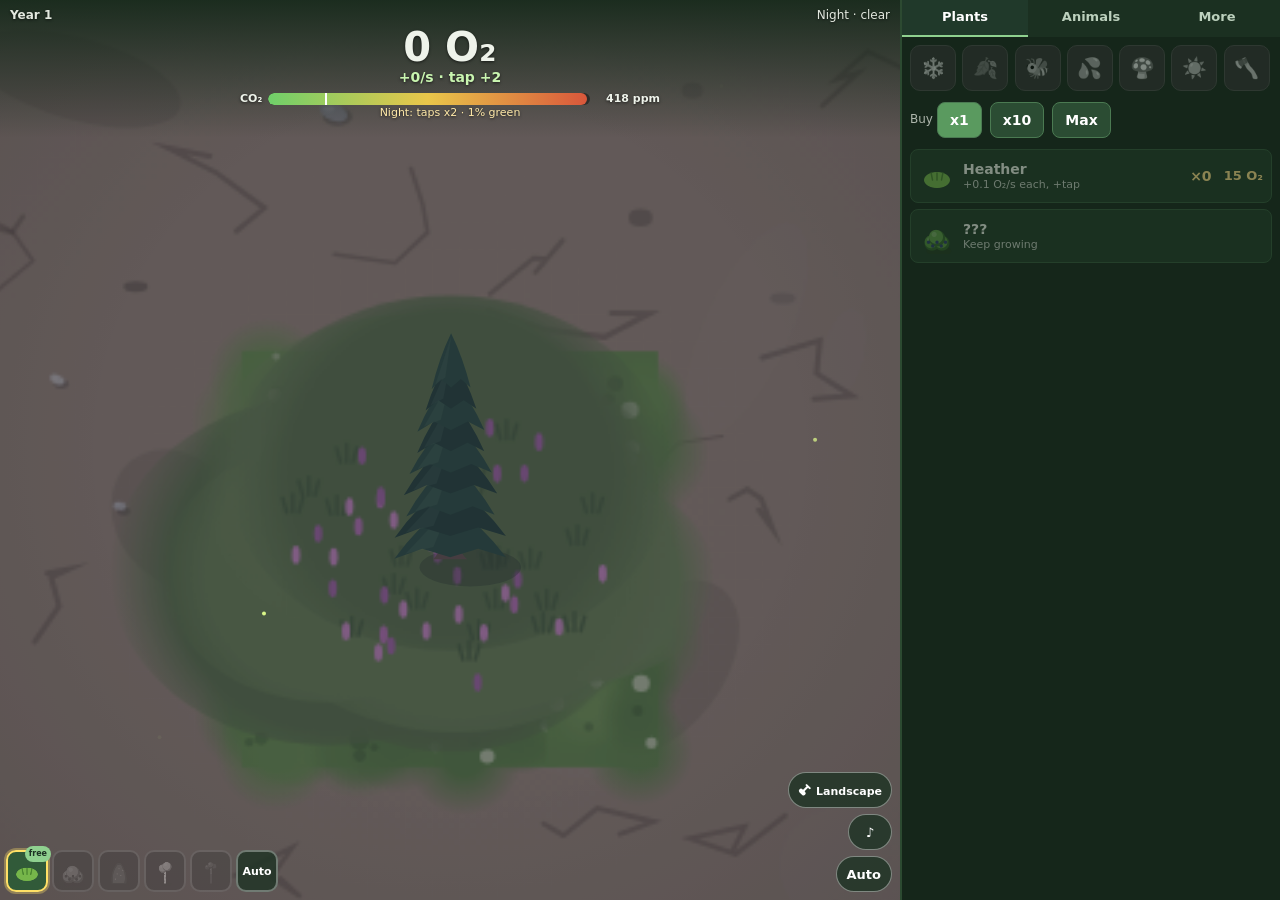
<file: index.html>
<!doctype html>
<html lang="en">
<head>
<meta charset="utf-8">
<meta name="viewport" content="width=device-width,initial-scale=1,maximum-scale=1,user-scalable=no,viewport-fit=cover">
<meta name="theme-color" content="#14331f">
<link rel="icon" href="data:,">
<title>Forest Cats (working title) v0.7 (prototype)</title>
<style>
*{box-sizing:border-box;-webkit-tap-highlight-color:transparent}
html,body{margin:0;height:100%;background:#0e1a12;color:#eef3ea;font:14px/1.3 system-ui,-apple-system,Segoe UI,Roboto,sans-serif;overflow:hidden;overscroll-behavior:none}
#app{display:flex;flex-direction:column;height:100%;height:100dvh}
#stage{position:relative;flex:1 1 auto;min-height:0;touch-action:manipulation;user-select:none;-webkit-user-select:none}
#cv{position:absolute;inset:0;width:100%;height:100%;display:block;cursor:pointer;touch-action:none}
#hud{position:absolute;left:0;right:0;top:0;padding:8px 10px 18px;padding-top:max(8px,env(safe-area-inset-top));pointer-events:none;text-shadow:0 1px 3px #0009;text-align:center}
#hud .row{display:flex;justify-content:space-between;gap:6px;font-size:12px;opacity:.95}
#o2{font-size:32px;font-weight:900;line-height:1.05;margin-top:2px}
#rate{font-size:14px;font-weight:700;color:#c9f5b0}
#co2{display:flex;align-items:center;gap:6px;margin:6px auto 0;max-width:420px;font-size:11px;font-weight:800}
#co2 .bar{position:relative;flex:1;height:12px;border-radius:6px;background:#0006;overflow:hidden}
#co2f{position:absolute;left:0;top:0;bottom:0;border-radius:6px;background:linear-gradient(90deg,#6fcf6a,#e9c64a 50%,#d9573b)}
#co2 .goal{position:absolute;left:0;top:0;bottom:0;width:2px;background:#fff}
#ppm{min-width:64px;text-align:right}
#btns{position:absolute;right:8px;bottom:8px;display:flex;flex-direction:column;align-items:flex-end;gap:6px}
#b-land{font-size:11px;padding:0 9px}
@media (max-width:360px){#b-land .lt{display:none}}
.fb{min-width:44px;height:36px;border-radius:18px;border:1px solid #fff6;background:#1d3324cc;color:#fff;font:700 13px system-ui,sans-serif;padding:0 10px}
.fb.off{opacity:.5;text-decoration:line-through}
#picker{position:absolute;left:6px;bottom:8px;right:64px;display:flex;gap:4px;flex-wrap:nowrap}
.chip{position:relative;flex:0 1 42px;min-width:0;height:42px;border-radius:10px;border:2px solid #ffffff55;background:#1d3324cc;padding:2px;display:flex;align-items:center;justify-content:center;touch-action:manipulation}
.chip canvas{width:30px;height:30px;max-width:100%}
.chip.on{border-color:#ffe066;background:#2f5a38ee;box-shadow:0 0 0 2px #ffe06655}
.chip.locked{opacity:.35;filter:grayscale(1)}
.chip .auto{color:#fff;font:800 11px system-ui,sans-serif}
.badge{position:absolute;top:-6px;right:-5px;min-width:16px;height:16px;padding:0 4px;border-radius:8px;background:#ffe066;color:#1d3324;font:900 10px/16px system-ui,sans-serif;text-align:center}
.badge.free{background:#8fd18f;font-size:8px}
.fb.on{background:#c98a3a;border-color:#ffe066}
#banner{position:absolute;left:8px;right:8px;top:calc(50% - 14px);top:auto;bottom:60px;text-align:center;background:#c98a3aee;color:#fff;font:800 13px system-ui,sans-serif;padding:7px 10px;border-radius:10px;pointer-events:none}
.boostrow{display:grid;grid-template-columns:repeat(7,1fr);gap:4px;margin-bottom:8px}
.bz{position:relative;aspect-ratio:1;max-height:46px;border-radius:10px;border:1px solid #33583a;background:#203a27;padding:0;font-size:20px;filter:grayscale(1);opacity:.45;touch-action:manipulation}
.bz.can{filter:none;opacity:1;border-color:#ffe066;box-shadow:0 0 0 1px #ffe06688}
.bz.own{filter:none;opacity:.6;background:#16281b}
.bz .ck{display:none;position:absolute;right:2px;bottom:0;font-size:11px;color:#8fd18f;font-weight:900}
.bz.own .ck{display:block}
#panel{position:relative}
#tip{position:fixed;z-index:8;width:180px;background:#10221a;border:2px solid #ffe066;border-radius:10px;padding:8px;font-size:12px;color:#eef3ea}
#tip .cost{color:#ffe08a;font-weight:800;margin:4px 0}
#toast{position:absolute;left:50%;top:38%;transform:translate(-50%,-50%) scale(.8);background:#1d3324ee;border:2px solid #ffe066;color:#ffe066;padding:10px 16px;border-radius:14px;font-weight:900;font-size:16px;opacity:0;transition:all .3s;pointer-events:none;text-align:center;white-space:nowrap}
#toast.on{opacity:1;transform:translate(-50%,-50%) scale(1)}
.u canvas{width:36px;height:36px;flex:0 0 36px}
.u .cnt{font-weight:900;color:#ffe08a;margin-right:4px}
.animal{display:flex;gap:8px;align-items:center;padding:6px 8px;border-radius:8px;background:#203a27;margin-bottom:6px}
#hud{background:linear-gradient(#142819e6,#14281900)}

#year{font-weight:700}
#sap{font-size:16px;font-weight:700}
#rates{font-size:11px;opacity:.9}
#tags{font-size:11px;color:#ffe9a8;min-height:14px}
#panel{flex:0 0 42%;max-height:42%;display:flex;flex-direction:column;background:#15261a;border-top:2px solid #2c4a31;min-height:0}
#tabs{display:flex;flex:0 0 auto}
#tabs button{flex:1;padding:9px 2px;border:0;background:#1b3021;color:#bcd0bd;font:inherit;font-weight:700;font-size:13px;border-bottom:2px solid transparent}
#tabs button.on{color:#fff;border-bottom-color:#8fd18f;background:#20392a}
.view{flex:1 1 auto;overflow-y:auto;padding:8px;display:none;-webkit-overflow-scrolling:touch}
.view.on{display:block}
.u{display:flex;align-items:center;gap:8px;width:100%;text-align:left;margin:0 0 6px;padding:8px;border-radius:8px;border:1px solid #33583a;background:#203a27;color:#eef3ea;font:inherit;touch-action:manipulation}
.u:disabled{opacity:.5}
.u .n{font-weight:700}
.u .d{font-size:11px;opacity:.8}
.u .m{flex:1;min-width:0}
.u .c{font-weight:700;color:#ffe08a;white-space:nowrap;text-align:right;font-size:13px}
.u .k{font-size:10px;padding:1px 5px;border-radius:5px;background:#2f5136;margin-left:4px;font-weight:400}
.lock{opacity:.4;font-size:12px;padding:6px 8px}
.btn{padding:8px 12px;border-radius:8px;border:1px solid #4b7a52;background:#2b4c33;color:#fff;font:inherit;font-weight:700;margin:3px 4px 3px 0;touch-action:manipulation}
.btn.on{background:#5a9a5f}
.seg{display:flex;gap:4px;margin-bottom:8px;align-items:center;flex-wrap:wrap}
textarea{width:100%;height:64px;background:#0f1d13;color:#dfe;border:1px solid #33583a;border-radius:6px;font:11px monospace}
.muted{opacity:.7;font-size:12px}
h3{margin:6px 0;font-size:14px}
label{display:flex;gap:8px;align-items:center;margin:6px 0}
#modal{position:fixed;inset:0;background:#0009;display:none;align-items:center;justify-content:center;z-index:9;padding:16px}
#modal .box{background:#1b3021;border:2px solid #4b7a52;border-radius:12px;padding:16px;max-width:320px;width:100%;text-align:center}
@media (min-width:900px){
 #app{flex-direction:row}
 #panel{flex:0 0 380px;max-height:none;border-top:0;border-left:2px solid #2c4a31}
 #o2{font-size:40px}
}
@media (max-height:560px) and (max-width:899px){#panel{flex-basis:46%;max-height:46%}#o2{font-size:24px}}
</style>
</head>
<body>
<div id="app">
 <div id="stage">
  <canvas id="cv"></canvas>
  <div id="hud">
   <div class="row"><span id="year">Year 1</span><span id="wx">Day</span></div>
   <div id="o2">0 O₂</div>
   <div id="rate">+0/s</div>
   <div id="co2"><span class="lbl">CO₂</span><div class="bar"><div id="co2f"></div><div class="goal"></div></div><span id="ppm">420</span></div>
   <div id="tags"></div>
  </div>
  <div id="banner" style="display:none">Landscaping: drag a plant to move it</div>
  <div id="btns"><button id="b-land" class="fb" aria-label="Landscape"><svg width="14" height="14" viewBox="0 0 16 16" style="vertical-align:-2px"><path d="M10 1l5 5-2 1-1.5-1.5-4 4 .8.8a2.5 2.5 0 01-3.5 3.5L1.5 10.5A2.5 2.5 0 015 7l.8.8 4-4L8.3 2.3z" fill="currentColor"/></svg><span class="lt"> Landscape</span></button><button id="b-mute" class="fb" aria-label="sound">♪</button><button id="b-zoom" class="fb">Auto</button></div>
  <div id="toast"></div>
  <div id="picker"></div>
 </div>
 <div id="panel">
  <div id="tabs"><button data-t="plants" class="on">Plants</button><button data-t="animals">Animals</button><button data-t="more">More</button></div>
  <div class="view on" id="v-plants"></div>
  <div class="view" id="v-animals"></div>
  <div class="view" id="v-more"></div>
 </div>
</div>
<div id="tip" style="display:none"></div>
<div id="modal"><div class="box"><div id="mtext"></div><button class="btn" id="mok">OK</button></div></div>
<script src="main.js"></script>
</body>
</html>
</file>
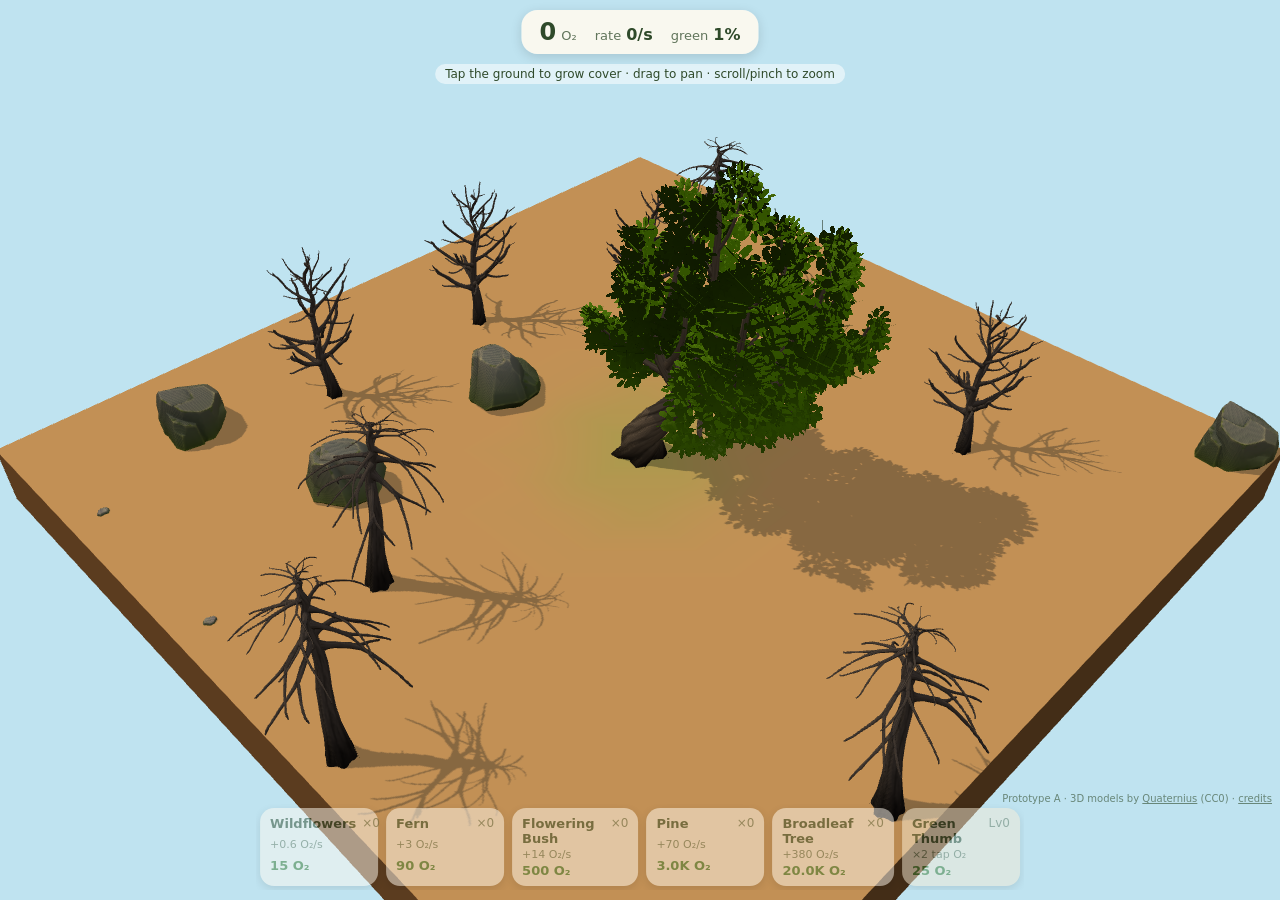
<file: proto-3d/index.html>
<!doctype html><html><head><meta charset="utf-8"><meta name="viewport" content="width=device-width,initial-scale=1,maximum-scale=1,user-scalable=no">
<title>Sequoia Idle – Proto A (Quaternius 3D)</title>
<style>
html,body{margin:0;height:100%;overflow:hidden;font-family:system-ui,-apple-system,sans-serif;background:#bfe3f0;touch-action:none}
canvas{display:block}
#hud{position:fixed;top:10px;left:50%;transform:translateX(-50%);background:#fffaefe6;border-radius:16px;padding:8px 18px;display:flex;gap:18px;align-items:baseline;box-shadow:0 3px 12px #0002;color:#2f4a2a}
#hud b{font-size:24px}#hud span{font-size:13px;opacity:.75}
#shop{position:fixed;bottom:10px;left:50%;transform:translateX(-50%);display:flex;gap:8px;max-width:98vw;overflow-x:auto;padding:4px}
#shop button{min-width:118px;border:0;border-radius:14px;background:#fffaef;padding:8px 10px;text-align:left;display:grid;grid-template-columns:1fr auto;gap:2px 6px;box-shadow:0 3px 10px #0003;cursor:pointer;color:#2f4a2a;font:inherit}
#shop button b{font-size:13px}#shop small{grid-column:1/3;font-size:11px;opacity:.7}#shop .c{grid-column:1/3;font-weight:700;color:#3d7d33;font-size:13px}#shop .n{font-size:12px;opacity:.7}
#shop button:disabled{opacity:.5}#shop button.sel{outline:3px solid #f2b33d}#shop button.up{background:#f5ecd6}
#hint{position:fixed;top:64px;left:50%;transform:translateX(-50%);font-size:12px;color:#2f4a2a;background:#fff8;padding:3px 10px;border-radius:10px;white-space:nowrap}
#toast{position:fixed;top:96px;left:50%;transform:translateX(-50%);background:#2f4a2acc;color:#fff;padding:6px 14px;border-radius:12px;opacity:0;transition:opacity .3s;pointer-events:none}
.float{position:fixed;pointer-events:none;color:#fff;font-weight:700;text-shadow:0 1px 3px #0008;animation:fl .9s ease-out forwards;transform:translate(-50%,-50%)}
@keyframes fl{to{margin-top:-50px;opacity:0}}
#load{position:fixed;inset:0;display:grid;place-items:center;font-size:20px;color:#2f4a2a}
#credit{position:fixed;right:8px;bottom:96px;font-size:10px;color:#2f4a2a99}#credit a{color:inherit}
@media(max-width:600px){#hud{gap:10px;padding:6px 12px}#hint{font-size:10px;top:76px}}</style></head><body>
<div id="hud"><div><b id="o2">0</b> <span>O₂</span></div><div><span>rate</span> <b id="rate" style="font-size:16px">0/s</b></div><div><span>green</span> <b id="gp" style="font-size:16px">0%</b></div></div>
<div id="hint"></div><div id="toast"></div><div id="shop"></div><div id="load">Loading…</div>
<div id="credit">Prototype A · 3D models by <a href="https://quaternius.com" target="_blank">Quaternius</a> (CC0) · <a href="CREDITS.md" target="_blank">credits</a></div>
<script src="main.js"></script></body></html>
</file>
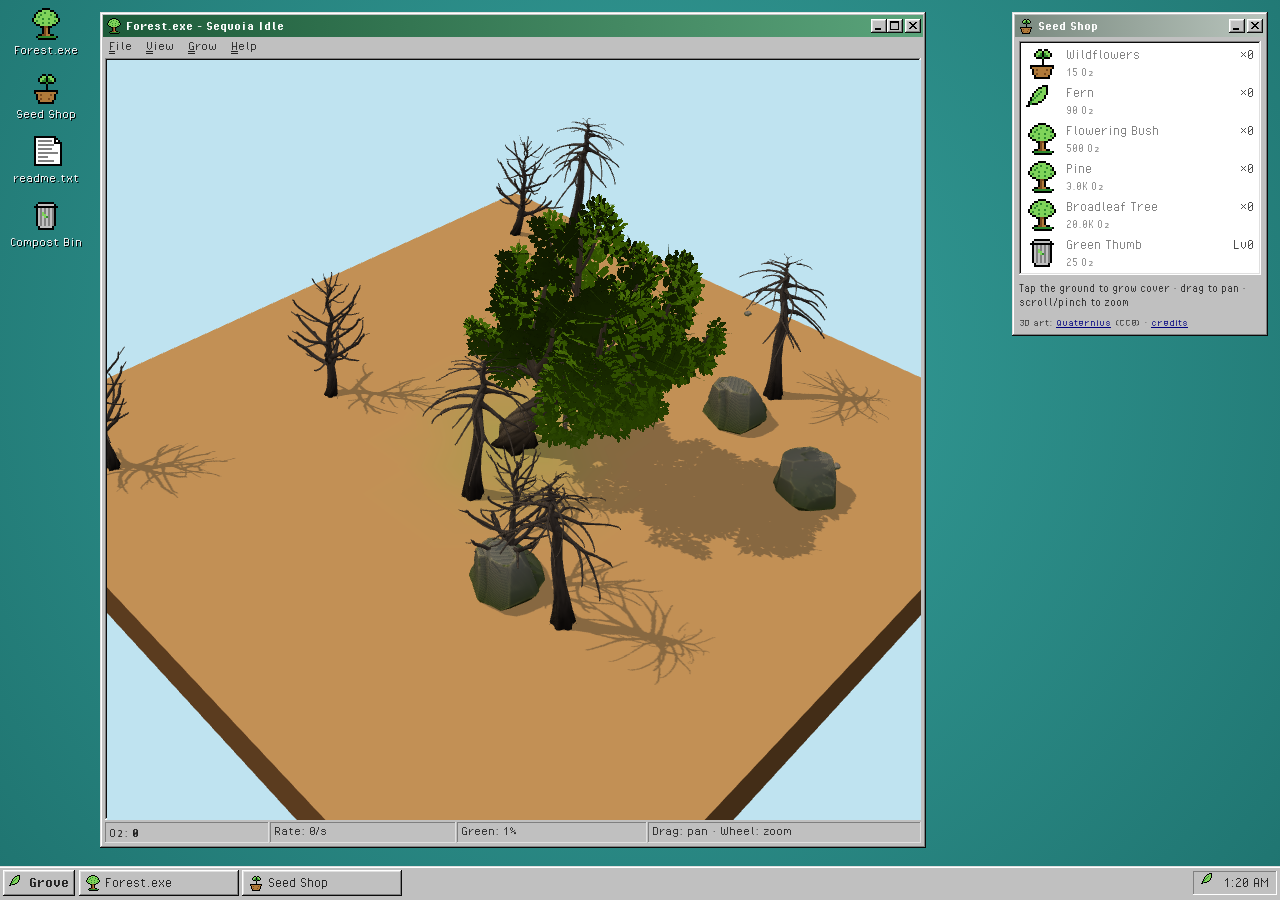
<file: proto-retro/index.html>
<!doctype html><html><head><meta charset="utf-8"><meta name="viewport" content="width=device-width,initial-scale=1,maximum-scale=1,user-scalable=no">
<title>Grove OS 98 – Forest.exe (Sequoia Idle retro mock-up)</title>
<link rel="stylesheet" href="retro/98.css">
<style>
@font-face{font-family:PixelOp;src:url(retro/fonts/PixelOperator.ttf);font-weight:400}
@font-face{font-family:PixelOp;src:url(retro/fonts/PixelOperator-Bold.ttf);font-weight:700}
html,body{margin:0;height:100%;overflow:hidden;touch-action:none}
body{background:#2a8a86 radial-gradient(circle at 50% 40%,#36a19c,#1f7470);font-family:PixelOp,monospace;font-size:16px;-webkit-font-smoothing:none}
body,button,input,.window,.title-bar-text{font-family:PixelOp,monospace!important}
.title-bar-text{font-size:14px;display:flex;gap:4px;align-items:center}
canvas.px{image-rendering:pixelated}
.desk{position:fixed;left:8px;top:8px;display:grid;gap:14px}
.desk-icon{width:76px;display:flex;flex-direction:column;align-items:center;color:#fff;text-align:center;font-size:14px;cursor:default;text-shadow:1px 1px 0 #000}
.desk-icon span{margin-top:3px;padding:0 2px}.desk-icon:focus span{background:#000080;outline:1px dotted #fff}
.window.wfloat{position:fixed}.window.min{display:none}
#forest{left:100px;top:12px;width:min(820px,calc(100vw - 340px));height:calc(100vh - 70px)}
#forest .window-body{margin:0;display:flex;flex-direction:column;height:calc(100% - 22px)}
.menubar{display:flex;gap:14px;padding:2px 6px;font-size:14px}.menubar u{text-decoration:underline}
#view{flex:1;position:relative;margin:2px;box-shadow:inset -1px -1px #fff,inset 1px 1px grey,inset -2px -2px #dfdfdf,inset 2px 2px #0a0a0a;padding:2px;min-height:0;overflow:hidden}
#view canvas{display:block}
#forest .status-bar{margin:0 2px 2px}#forest .status-bar-field{font-size:14px;padding:2px 4px}
#hud{display:none}
#load{position:absolute;inset:0;display:grid;place-items:center;background:#c0c0c0;font-size:18px}
#upg{right:12px;top:12px;width:250px}
#upg .window-body{margin:4px}
#shop{display:flex;flex-direction:column;background:#fff;box-shadow:inset -1px -1px #fff,inset 1px 1px grey,inset -2px -2px #dfdfdf,inset 2px 2px #0a0a0a;padding:3px;max-height:calc(100vh - 220px);overflow:auto}
#shop button{all:unset;display:grid;grid-template-columns:34px 1fr auto;grid-template-rows:auto auto;column-gap:6px;padding:3px 4px;font-size:15px;cursor:default;color:#000}
#shop button canvas{grid-row:1/3;align-self:center}
#shop button b{font-weight:400}#shop .n{text-align:right;color:#444}#shop small{display:none}#shop .c{grid-column:2/4;font-size:13px;color:#2f6a2f}
#shop button:hover:not(:disabled),#shop button.sel{background:#000080;color:#fff}#shop button.sel .c,#shop button:hover:not(:disabled) .c,#shop button.sel .n{color:#fff}
#shop button:disabled{color:#808080}#shop button:disabled .c{color:#808080}
#hint{font-size:13px;margin-top:6px;line-height:1.1}
#toast{position:fixed;opacity:0;pointer-events:none}
.float{position:fixed;pointer-events:none;color:#ff0;font-weight:700;text-shadow:1px 1px 0 #000;animation:fl .9s steps(8) forwards;transform:translate(-50%,-50%);z-index:999}
@keyframes fl{to{margin-top:-40px;opacity:0}}
.dialog{position:fixed;left:50%;top:40%;transform:translate(-50%,-50%);width:300px}
.dlg{display:flex;gap:12px;align-items:center;padding:8px}.dlg p{margin:0;font-size:15px}
.dialog .ok{min-width:75px}
.taskbar{position:fixed;left:0;right:0;bottom:0;height:34px;background:silver;box-shadow:inset 0 1px #dfdfdf,inset 0 2px #fff;display:flex;align-items:center;gap:4px;padding:2px 3px;box-sizing:border-box;z-index:5000}
.taskbar button{height:26px;display:flex;align-items:center;gap:4px;font-size:15px;padding:0 6px;min-width:0}
#start{font-weight:700}#start.active{box-shadow:inset -1px -1px #fff,inset 1px 1px #0a0a0a,inset -2px -2px #dfdfdf,inset 2px 2px grey}
.tasks{display:flex;gap:3px;flex:1;overflow:hidden}.tasks button{width:160px;justify-content:flex-start}
.tray{height:24px;display:flex;align-items:center;gap:6px;padding:0 8px;box-shadow:inset -1px -1px #fff,inset 1px 1px grey;font-size:15px}
#startmenu{position:fixed;left:2px;bottom:34px;width:220px;display:none;z-index:6000;background:silver;box-shadow:inset -1px -1px #0a0a0a,inset 1px 1px #dfdfdf,inset -2px -2px grey,inset 2px 2px #fff;padding:3px;flex-direction:row}
#startmenu.open{display:flex}
#startmenu .side{width:26px;background:linear-gradient(#1f7470,#0b3b38);color:#c8f0d0;writing-mode:vertical-rl;transform:rotate(180deg);font-weight:700;font-size:17px;padding:6px 3px;letter-spacing:1px}
#startmenu ul{list-style:none;margin:0;padding:0;flex:1}#startmenu li{display:flex;gap:8px;align-items:center;padding:4px 8px;font-size:15px}
#startmenu li:hover{background:#000080;color:#fff}#startmenu hr{border:0;border-top:1px solid grey;border-bottom:1px solid #fff;margin:2px}
#credit{font-size:12px;margin-top:6px;color:#333}#credit a{color:#000080}
@media(max-width:700px){
 .desk{display:none}
 #forest{left:0;top:0;width:100vw;height:calc(100vh - 34px - 122px)}
 #upg{left:0;right:0;top:auto;bottom:34px;width:auto}
 #upg .window-body{margin:2px}
 #shop{flex-direction:row;overflow-x:auto;max-height:none;padding:2px}
 #shop button{grid-template-columns:34px auto;min-width:118px}
 #shop button .n{display:none}#shop .c{grid-column:2/3}
 #hint,#credit{display:none}
 .tasks button{width:auto}.tasks button span{display:none}
 #forest .status-bar-field.opt{display:none}
}
.title-bar{background:linear-gradient(90deg,#1d5b3a,#5aa37a)}.title-bar.inactive{background:linear-gradient(90deg,#7a8a80,#b8c4bc)}
</style></head><body>
<div class="desk">
  <div class="desk-icon" tabindex="0" data-icon="tree" data-open="forest"><span>Forest.exe</span></div>
  <div class="desk-icon" tabindex="0" data-icon="sprout" data-open="upg"><span>Seed Shop</span></div>
  <div class="desk-icon" tabindex="0" data-icon="note" data-open="readme"><span>readme.txt</span></div>
  <div class="desk-icon" tabindex="0" data-icon="compost"><span>Compost Bin</span></div>
</div>

<div class="window wfloat" id="forest">
  <div class="title-bar"><div class="title-bar-text" data-icon="tree" data-px="1">Forest.exe – Sequoia Idle</div>
    <div class="title-bar-controls"><button aria-label="Minimize"></button><button aria-label="Maximize"></button><button aria-label="Close"></button></div></div>
  <div class="window-body">
    <div class="menubar"><span><u>F</u>ile</span><span><u>V</u>iew</span><span><u>G</u>row</span><span><u>H</u>elp</span></div>
    <div id="view"><div id="load">Loading…</div></div>
    <div class="status-bar">
      <p class="status-bar-field">O₂: <b id="o2">0</b></p>
      <p class="status-bar-field">Rate: <span id="rate">0/s</span></p>
      <p class="status-bar-field">Green: <span id="gp">0%</span></p>
      <p class="status-bar-field opt">Drag: pan · Wheel: zoom</p>
    </div>
  </div>
</div>

<div class="window wfloat" id="upg">
  <div class="title-bar inactive"><div class="title-bar-text" data-icon="sprout" data-px="1">Seed Shop</div>
    <div class="title-bar-controls"><button aria-label="Minimize"></button><button aria-label="Close"></button></div></div>
  <div class="window-body">
    <div id="shop"></div>
    <div id="hint"></div>
    <div id="credit">3D art: <a href="https://quaternius.com" target="_blank">Quaternius</a> (CC0) · <a href="RETRO-CREDITS.md" target="_blank">credits</a></div>
  </div>
</div>

<div class="window wfloat min" id="readme" style="left:30%;top:20%;width:320px">
  <div class="title-bar"><div class="title-bar-text" data-icon="note" data-px="1">readme.txt – Notes</div>
    <div class="title-bar-controls"><button aria-label="Close"></button></div></div>
  <div class="window-body"><p style="font-size:15px;margin:6px">Grove OS 98 is a made-up operating system, and this window is a mock-up shell for Sequoia Idle.<br><br>Tap the barren ground to grow cover and earn O₂. Buy seeds in Seed Shop, then tap the map to plant. Animals show up as the forest turns green.</p></div>
</div>

<div id="startmenu"><div class="side">Grove OS 98</div><ul>
  <li data-open="forest" data-icon="tree" data-px="1">Forest.exe</li>
  <li data-open="upg" data-icon="sprout" data-px="1">Seed Shop</li>
  <li data-open="readme" data-icon="note" data-px="1">readme.txt</li><hr>
  <li data-icon="leaf" data-px="1">Rest the Grove…</li></ul></div>

<div class="taskbar">
  <button id="start" data-icon="leaf" data-px="1">Grove</button>
  <div class="tasks"><button data-task="forest" data-icon="tree" data-px="1"><span>Forest.exe</span></button><button data-task="upg" data-icon="sprout" data-px="1"><span>Seed Shop</span></button></div>
  <div class="tray"><span data-icon="leaf" data-px="1"></span><span id="clock"></span></div>
</div>
<div id="hud"></div><div id="toast"></div>
<script src="retro.js"></script><script src="main.js"></script>
<script>
// add pixel icons to shop rows once they exist
const ic=['sprout','leaf','tree','tree','tree','compost'];
const t=setInterval(()=>{const b=document.querySelectorAll('#shop button');if(b.length){b.forEach((x,i)=>x.prepend(window.__icon(ic[i]||'leaf')));clearInterval(t);}},100);
</script>
</body></html>
</file>
<file: proto-retro/retro/98.css>
/* 98.css by Jordan Scales, MIT licence (https://github.com/jdan/98.css). Bundled MS-Sans-Serif-derived fonts REMOVED; Pixel Operator (CC0) used instead. */
/*! 98.css v0.1.21 - https://github.com/jdan/98.css */body{color:#222;font-family:Arial;font-size:12px}.title-bar,.window,button,input,label,legend,li[role=tab],option,select,table,textarea,ul.tree-view{-webkit-font-smoothing:none;font-family:"PixelOp",Arial;font-size:11px}h1{font-size:5rem}h2{font-size:2.5rem}h3{font-size:2rem}h4{font-size:1.5rem}u{border-bottom:.5px solid #222;text-decoration:none}button,input[type=reset],input[type=submit]{background:silver;border:none;border-radius:0;box-shadow:inset -1px -1px #0a0a0a,inset 1px 1px #fff,inset -2px -2px grey,inset 2px 2px #dfdfdf;box-sizing:border-box;color:transparent;min-height:23px;min-width:75px;padding:0 12px;text-shadow:0 0 #222}button.default,input[type=reset].default,input[type=submit].default{box-shadow:inset -2px -2px #0a0a0a,inset 1px 1px #0a0a0a,inset 2px 2px #fff,inset -3px -3px grey,inset 3px 3px #dfdfdf}.vertical-bar{background:silver;box-shadow:inset -1px -1px #0a0a0a,inset 1px 1px #fff,inset -2px -2px grey,inset 2px 2px #dfdfdf;height:20px;width:4px}button:not(:disabled):active,input[type=reset]:not(:disabled):active,input[type=submit]:not(:disabled):active{box-shadow:inset -1px -1px #fff,inset 1px 1px #0a0a0a,inset -2px -2px #dfdfdf,inset 2px 2px grey;text-shadow:1px 1px #222}button.default:not(:disabled):active,input[type=reset].default:not(:disabled):active,input[type=submit].default:not(:disabled):active{box-shadow:inset 2px 2px #0a0a0a,inset -1px -1px #0a0a0a,inset -2px -2px #fff,inset 3px 3px grey,inset -3px -3px #dfdfdf}@media (not(hover)){button:not(:disabled):hover,input[type=reset]:not(:disabled):hover,input[type=submit]:not(:disabled):hover{box-shadow:inset -1px -1px #fff,inset 1px 1px #0a0a0a,inset -2px -2px #dfdfdf,inset 2px 2px grey}}button:focus,input[type=reset]:focus,input[type=submit]:focus{outline:1px dotted #000;outline-offset:-4px}button::-moz-focus-inner,input[type=reset]::-moz-focus-inner,input[type=submit]::-moz-focus-inner{border:0}:disabled,:disabled+label,input[readonly],input[readonly]+label{color:grey}:disabled+label,button:disabled,input[type=reset]:disabled,input[type=submit]:disabled{text-shadow:1px 1px 0 #fff}.window{background:silver;box-shadow:inset -1px -1px #0a0a0a,inset 1px 1px #dfdfdf,inset -2px -2px grey,inset 2px 2px #fff;padding:3px}.title-bar{align-items:center;background:linear-gradient(90deg,navy,#1084d0);display:flex;justify-content:space-between;padding:3px 2px 3px 3px}.title-bar.inactive{background:linear-gradient(90deg,grey,#b5b5b5)}.title-bar-text{color:#fff;font-weight:700;letter-spacing:0;margin-right:24px}.title-bar-controls{display:flex}.title-bar-controls button{display:block;min-height:14px;min-width:16px;padding:0}.title-bar-controls button:active{padding:0}.title-bar-controls button:focus{outline:none}.title-bar-controls button[aria-label=Minimize],.title-bar-controls button[aria-label].minimize{background-image:url("data:image/svg+xml;charset=utf-8,%3Csvg width='6' height='2' fill='none' xmlns='http://www.w3.org/2000/svg'%3E%3Cpath fill='%23000' d='M0 0h6v2H0z'/%3E%3C/svg%3E");background-position:bottom 3px left 4px;background-repeat:no-repeat}.title-bar-controls button[aria-label=Maximize],.title-bar-controls button[aria-label].maximize{background-image:url("data:image/svg+xml;charset=utf-8,%3Csvg width='9' height='9' fill='none' xmlns='http://www.w3.org/2000/svg'%3E%3Cpath fill-rule='evenodd' clip-rule='evenodd' d='M9 0H0v9h9V0zM8 2H1v6h7V2z' fill='%23000'/%3E%3C/svg%3E");background-position:top 2px left 3px;background-repeat:no-repeat}.title-bar-controls button[aria-label=Maximize]:disabled,.title-bar-controls button[aria-label].maximize:disabled{background-image:url("data:image/svg+xml;charset=utf-8,%3Csvg width='10' height='10' fill='none' xmlns='http://www.w3.org/2000/svg'%3E%3Cpath fill-rule='evenodd' clip-rule='evenodd' d='M10 1H1v9h9V1zM9 3H2v6h7V3z' fill='%23fff'/%3E%3Cpath fill-rule='evenodd' clip-rule='evenodd' d='M9 0H0v9h9V0zM8 2H1v6h7V2z' fill='gray'/%3E%3C/svg%3E");background-position:top 2px left 3px;background-repeat:no-repeat}.title-bar-controls button[aria-label=Restore],.title-bar-controls button[aria-label].restore{background-image:url("data:image/svg+xml;charset=utf-8,%3Csvg width='8' height='9' fill='none' xmlns='http://www.w3.org/2000/svg'%3E%3Cpath fill='%23000' d='M2 0h6v2H2zM7 2h1v4H7zM2 2h1v1H2zM6 5h1v1H6zM0 3h6v2H0zM5 5h1v4H5zM0 5h1v4H0zM1 8h4v1H1z'/%3E%3C/svg%3E");background-position:top 2px left 3px;background-repeat:no-repeat}.title-bar-controls button[aria-label=Help],.title-bar-controls button[aria-label].help{background-image:url("data:image/svg+xml;charset=utf-8,%3Csvg width='6' height='9' fill='none' xmlns='http://www.w3.org/2000/svg'%3E%3Cpath fill='%23000' d='M0 1h2v2H0zM1 0h4v1H1zM4 1h2v2H4zM3 3h2v1H3zM2 4h2v2H2zM2 7h2v2H2z'/%3E%3C/svg%3E");background-position:top 2px left 5px;background-repeat:no-repeat}.title-bar-controls button[aria-label=Close],.title-bar-controls button[aria-label].close{background-image:url("data:image/svg+xml;charset=utf-8,%3Csvg width='8' height='7' fill='none' xmlns='http://www.w3.org/2000/svg'%3E%3Cpath fill-rule='evenodd' clip-rule='evenodd' d='M0 0h2v1h1v1h2V1h1V0h2v1H7v1H6v1H5v1h1v1h1v1h1v1H6V6H5V5H3v1H2v1H0V6h1V5h1V4h1V3H2V2H1V1H0V0z' fill='%23000'/%3E%3C/svg%3E");background-position:top 3px left 4px;background-repeat:no-repeat;margin-left:2px}.status-bar{gap:1px;display:flex;margin:0 1px}.status-bar-field{box-shadow:inset -1px -1px #dfdfdf,inset 1px 1px grey;flex-grow:1;margin:0;padding:2px 3px}.window-body{margin:8px}fieldset{border-image:url("data:image/svg+xml;charset=utf-8,%3Csvg width='5' height='5' fill='gray' xmlns='http://www.w3.org/2000/svg'%3E%3Cpath fill-rule='evenodd' clip-rule='evenodd' d='M0 0h5v5H0V2h2v1h1V2H0' fill='%23fff'/%3E%3Cpath fill-rule='evenodd' clip-rule='evenodd' d='M0 0h4v4H0V1h1v2h2V1H0'/%3E%3C/svg%3E") 2;margin:0;padding:10px;padding-block-start:8px}legend{background:silver}.field-row{align-items:center;display:flex}[class^=field-row]+[class^=field-row]{margin-top:6px}.field-row>*+*{margin-left:6px}.field-row-stacked{display:flex;flex-direction:column}.field-row-stacked *+*{margin-top:6px}label{align-items:center;display:inline-flex;user-select:none}input[type=checkbox],input[type=radio]{appearance:none;-webkit-appearance:none;-moz-appearance:none;background:0;border:none;margin:0;opacity:0;position:fixed}input[type=checkbox]+label,input[type=radio]+label{line-height:13px}input[type=radio]+label{margin-left:18px;position:relative}input[type=radio]+label:before{background:url("data:image/svg+xml;charset=utf-8,%3Csvg width='12' height='12' fill='none' xmlns='http://www.w3.org/2000/svg'%3E%3Cpath fill-rule='evenodd' clip-rule='evenodd' d='M8 0H4v1H2v1H1v2H0v4h1v2h1V8H1V4h1V2h2V1h4v1h2V1H8V0z' fill='gray'/%3E%3Cpath fill-rule='evenodd' clip-rule='evenodd' d='M8 1H4v1H2v2H1v4h1v1h1V8H2V4h1V3h1V2h4v1h2V2H8V1z' fill='%23000'/%3E%3Cpath fill-rule='evenodd' clip-rule='evenodd' d='M9 3h1v1H9V3zm1 5V4h1v4h-1zm-2 2V9h1V8h1v2H8zm-4 0v1h4v-1H4zm0 0V9H2v1h2z' fill='%23DFDFDF'/%3E%3Cpath fill-rule='evenodd' clip-rule='evenodd' d='M11 2h-1v2h1v4h-1v2H8v1H4v-1H2v1h2v1h4v-1h2v-1h1V8h1V4h-1V2z' fill='%23fff'/%3E%3Cpath fill-rule='evenodd' clip-rule='evenodd' d='M4 2h4v1h1v1h1v4H9v1H8v1H4V9H3V8H2V4h1V3h1V2z' fill='%23fff'/%3E%3C/svg%3E");content:"";display:inline-block;height:12px;left:-18px;margin-right:6px;position:absolute;top:0;width:12px}input[type=radio]:active+label:before{background:url("data:image/svg+xml;charset=utf-8,%3Csvg width='12' height='12' fill='none' xmlns='http://www.w3.org/2000/svg'%3E%3Cpath fill-rule='evenodd' clip-rule='evenodd' d='M8 0H4v1H2v1H1v2H0v4h1v2h1V8H1V4h1V2h2V1h4v1h2V1H8V0z' fill='gray'/%3E%3Cpath fill-rule='evenodd' clip-rule='evenodd' d='M8 1H4v1H2v2H1v4h1v1h1V8H2V4h1V3h1V2h4v1h2V2H8V1z' fill='%23000'/%3E%3Cpath fill-rule='evenodd' clip-rule='evenodd' d='M9 3h1v1H9V3zm1 5V4h1v4h-1zm-2 2V9h1V8h1v2H8zm-4 0v1h4v-1H4zm0 0V9H2v1h2z' fill='%23DFDFDF'/%3E%3Cpath fill-rule='evenodd' clip-rule='evenodd' d='M11 2h-1v2h1v4h-1v2H8v1H4v-1H2v1h2v1h4v-1h2v-1h1V8h1V4h-1V2z' fill='%23fff'/%3E%3Cpath fill-rule='evenodd' clip-rule='evenodd' d='M4 2h4v1h1v1h1v4H9v1H8v1H4V9H3V8H2V4h1V3h1V2z' fill='silver'/%3E%3C/svg%3E")}input[type=radio]:checked+label:after{background:url("data:image/svg+xml;charset=utf-8,%3Csvg width='4' height='4' fill='none' xmlns='http://www.w3.org/2000/svg'%3E%3Cpath fill-rule='evenodd' clip-rule='evenodd' d='M3 0H1v1H0v2h1v1h2V3h1V1H3V0z' fill='%23000'/%3E%3C/svg%3E");content:"";display:block;height:4px;left:-14px;position:absolute;top:4px;width:4px}input[type=checkbox]:focus+label,input[type=radio]:focus+label{outline:1px dotted #000}input[type=radio][disabled]+label:before{background:url("data:image/svg+xml;charset=utf-8,%3Csvg width='12' height='12' fill='none' xmlns='http://www.w3.org/2000/svg'%3E%3Cpath fill-rule='evenodd' clip-rule='evenodd' d='M8 0H4v1H2v1H1v2H0v4h1v2h1V8H1V4h1V2h2V1h4v1h2V1H8V0z' fill='gray'/%3E%3Cpath fill-rule='evenodd' clip-rule='evenodd' d='M8 1H4v1H2v2H1v4h1v1h1V8H2V4h1V3h1V2h4v1h2V2H8V1z' fill='%23000'/%3E%3Cpath fill-rule='evenodd' clip-rule='evenodd' d='M9 3h1v1H9V3zm1 5V4h1v4h-1zm-2 2V9h1V8h1v2H8zm-4 0v1h4v-1H4zm0 0V9H2v1h2z' fill='%23DFDFDF'/%3E%3Cpath fill-rule='evenodd' clip-rule='evenodd' d='M11 2h-1v2h1v4h-1v2H8v1H4v-1H2v1h2v1h4v-1h2v-1h1V8h1V4h-1V2z' fill='%23fff'/%3E%3Cpath fill-rule='evenodd' clip-rule='evenodd' d='M4 2h4v1h1v1h1v4H9v1H8v1H4V9H3V8H2V4h1V3h1V2z' fill='silver'/%3E%3C/svg%3E")}input[type=radio][disabled]:checked+label:after{background:url("data:image/svg+xml;charset=utf-8,%3Csvg width='4' height='4' fill='none' xmlns='http://www.w3.org/2000/svg'%3E%3Cpath fill-rule='evenodd' clip-rule='evenodd' d='M3 0H1v1H0v2h1v1h2V3h1V1H3V0z' fill='gray'/%3E%3C/svg%3E")}input[type=checkbox]+label{margin-left:19px;position:relative}input[type=checkbox]+label:before{background:#fff;box-shadow:inset -1px -1px #fff,inset 1px 1px grey,inset -2px -2px #dfdfdf,inset 2px 2px #0a0a0a;content:"";display:inline-block;height:13px;left:-19px;margin-right:6px;position:absolute;width:13px}input[type=checkbox]:active+label:before{background:silver}input[type=checkbox]:checked+label:after{background:url("data:image/svg+xml;charset=utf-8,%3Csvg width='7' height='7' fill='none' xmlns='http://www.w3.org/2000/svg'%3E%3Cpath fill-rule='evenodd' clip-rule='evenodd' d='M7 0H6v1H5v1H4v1H3v1H2V3H1V2H0v3h1v1h1v1h1V6h1V5h1V4h1V3h1V0z' fill='%23000'/%3E%3C/svg%3E");content:"";display:block;height:7px;left:-16px;position:absolute;width:7px}input[type=checkbox][disabled]+label:before{background:silver}input[type=checkbox][disabled]:checked+label:after{background:url("data:image/svg+xml;charset=utf-8,%3Csvg width='7' height='7' fill='none' xmlns='http://www.w3.org/2000/svg'%3E%3Cpath fill-rule='evenodd' clip-rule='evenodd' d='M7 0H6v1H5v1H4v1H3v1H2V3H1V2H0v3h1v1h1v1h1V6h1V5h1V4h1V3h1V0z' fill='gray'/%3E%3C/svg%3E")}input[type=email],input[type=number],input[type=password],input[type=search],input[type=tel],input[type=text],input[type=url]{-webkit-appearance:none;-moz-appearance:none;appearance:none;border:none;border-radius:0}input[type=email],input[type=number],input[type=password],input[type=search],input[type=tel],input[type=text],input[type=url],select{background-color:#fff;box-shadow:inset -1px -1px #fff,inset 1px 1px grey,inset -2px -2px #dfdfdf,inset 2px 2px #0a0a0a;box-sizing:border-box;padding:3px 4px}select,textarea{border:none}textarea{-webkit-appearance:none;-moz-appearance:none;appearance:none;background-color:#fff;border-radius:0;box-shadow:inset -1px -1px #fff,inset 1px 1px grey,inset -2px -2px #dfdfdf,inset 2px 2px #0a0a0a;box-sizing:border-box;padding:3px 4px}input[type=email],input[type=password],input[type=search],input[type=tel],input[type=text],input[type=url],select{height:21px}input[type=number]{height:22px}input[type=search]::-ms-clear,input[type=search]::-ms-reveal{display:none;height:0;width:0}input[type=search]::-webkit-search-cancel-button,input[type=search]::-webkit-search-decoration,input[type=search]::-webkit-search-results-button,input[type=search]::-webkit-search-results-decoration{display:none}input[type=email],input[type=number],input[type=password],input[type=search],input[type=tel],input[type=text],input[type=url]{line-height:2}input[type=email]:disabled,input[type=email]:read-only,input[type=number]:disabled,input[type=number]:read-only,input[type=password]:disabled,input[type=password]:read-only,input[type=search]:disabled,input[type=search]:read-only,input[type=tel]:disabled,input[type=tel]:read-only,input[type=text]:disabled,input[type=text]:read-only,input[type=url]:disabled,input[type=url]:read-only,textarea:disabled{background-color:silver}select{appearance:none;-webkit-appearance:none;-moz-appearance:none;background-image:url("data:image/svg+xml;charset=utf-8,%3Csvg width='16' height='17' fill='none' xmlns='http://www.w3.org/2000/svg'%3E%3Cpath fill-rule='evenodd' clip-rule='evenodd' d='M15 0H0v16h1V1h14V0z' fill='%23DFDFDF'/%3E%3Cpath fill-rule='evenodd' clip-rule='evenodd' d='M2 1H1v14h1V2h12V1H2z' fill='%23fff'/%3E%3Cpath fill-rule='evenodd' clip-rule='evenodd' d='M16 17H0v-1h15V0h1v17z' fill='%23000'/%3E%3Cpath fill-rule='evenodd' clip-rule='evenodd' d='M15 1h-1v14H1v1h14V1z' fill='gray'/%3E%3Cpath fill='silver' d='M2 2h12v13H2z'/%3E%3Cpath fill-rule='evenodd' clip-rule='evenodd' d='M11 6H4v1h1v1h1v1h1v1h1V9h1V8h1V7h1V6z' fill='%23000'/%3E%3C/svg%3E");background-position:top 2px right 2px;background-repeat:no-repeat;border-radius:0;padding-right:32px;position:relative}input[type=email]:focus,input[type=number]:focus,input[type=password]:focus,input[type=search]:focus,input[type=tel]:focus,input[type=text]:focus,input[type=url]:focus,select:focus,textarea:focus{outline:none}input[type=range]{-webkit-appearance:none;background:transparent;width:100%}input[type=range]:focus{outline:none}input[type=range]::-webkit-slider-thumb{-webkit-appearance:none;background:url("data:image/svg+xml;charset=utf-8,%3Csvg width='11' height='21' fill='none' xmlns='http://www.w3.org/2000/svg'%3E%3Cpath fill-rule='evenodd' clip-rule='evenodd' d='M0 0v16h2v2h2v2h1v-1H3v-2H1V1h9V0z' fill='%23fff'/%3E%3Cpath fill-rule='evenodd' clip-rule='evenodd' d='M1 1v15h1v1h1v1h1v1h2v-1h1v-1h1v-1h1V1z' fill='%23C0C7C8'/%3E%3Cpath fill-rule='evenodd' clip-rule='evenodd' d='M9 1h1v15H8v2H6v2H5v-1h2v-2h2z' fill='%2387888F'/%3E%3Cpath fill-rule='evenodd' clip-rule='evenodd' d='M10 0h1v16H9v2H7v2H5v1h1v-2h2v-2h2z' fill='%23000'/%3E%3C/svg%3E");border:none;box-shadow:none;height:21px;transform:translateY(-8px);width:11px}input[type=range].has-box-indicator::-webkit-slider-thumb{background:url("data:image/svg+xml;charset=utf-8,%3Csvg width='11' height='21' fill='none' xmlns='http://www.w3.org/2000/svg'%3E%3Cpath fill-rule='evenodd' clip-rule='evenodd' d='M0 0v20h1V1h9V0z' fill='%23fff'/%3E%3Cpath fill='%23C0C7C8' d='M1 1h8v18H1z'/%3E%3Cpath fill-rule='evenodd' clip-rule='evenodd' d='M9 1h1v19H1v-1h8z' fill='%2387888F'/%3E%3Cpath fill-rule='evenodd' clip-rule='evenodd' d='M10 0h1v21H0v-1h10z' fill='%23000'/%3E%3C/svg%3E");transform:translateY(-10px)}input[type=range]::-moz-range-thumb{background:url("data:image/svg+xml;charset=utf-8,%3Csvg width='11' height='21' fill='none' xmlns='http://www.w3.org/2000/svg'%3E%3Cpath fill-rule='evenodd' clip-rule='evenodd' d='M0 0v16h2v2h2v2h1v-1H3v-2H1V1h9V0z' fill='%23fff'/%3E%3Cpath fill-rule='evenodd' clip-rule='evenodd' d='M1 1v15h1v1h1v1h1v1h2v-1h1v-1h1v-1h1V1z' fill='%23C0C7C8'/%3E%3Cpath fill-rule='evenodd' clip-rule='evenodd' d='M9 1h1v15H8v2H6v2H5v-1h2v-2h2z' fill='%2387888F'/%3E%3Cpath fill-rule='evenodd' clip-rule='evenodd' d='M10 0h1v16H9v2H7v2H5v1h1v-2h2v-2h2z' fill='%23000'/%3E%3C/svg%3E");border:0;border-radius:0;height:21px;transform:translateY(2px);width:11px}input[type=range].has-box-indicator::-moz-range-thumb{background:url("data:image/svg+xml;charset=utf-8,%3Csvg width='11' height='21' fill='none' xmlns='http://www.w3.org/2000/svg'%3E%3Cpath fill-rule='evenodd' clip-rule='evenodd' d='M0 0v20h1V1h9V0z' fill='%23fff'/%3E%3Cpath fill='%23C0C7C8' d='M1 1h8v18H1z'/%3E%3Cpath fill-rule='evenodd' clip-rule='evenodd' d='M9 1h1v19H1v-1h8z' fill='%2387888F'/%3E%3Cpath fill-rule='evenodd' clip-rule='evenodd' d='M10 0h1v21H0v-1h10z' fill='%23000'/%3E%3C/svg%3E");transform:translateY(0)}input[type=range]::-webkit-slider-runnable-track{background:#000;border-bottom:1px solid grey;border-right:1px solid grey;box-shadow:1px 0 0 #fff,1px 1px 0 #fff,0 1px 0 #fff,-1px 0 0 #a9a9a9,-1px -1px 0 #a9a9a9,0 -1px 0 #a9a9a9,-1px 1px 0 #fff,1px -1px #a9a9a9;box-sizing:border-box;height:2px;width:100%}input[type=range]::-moz-range-track{background:#000;border-bottom:1px solid grey;border-right:1px solid grey;box-shadow:1px 0 0 #fff,1px 1px 0 #fff,0 1px 0 #fff,-1px 0 0 #a9a9a9,-1px -1px 0 #a9a9a9,0 -1px 0 #a9a9a9,-1px 1px 0 #fff,1px -1px #a9a9a9;box-sizing:border-box;height:2px;width:100%}.is-vertical{display:inline-block;height:150px;transform:translateY(50%);width:4px}.is-vertical>input[type=range]{height:4px;margin:0 16px 0 10px;transform:rotate(270deg) translateX(calc(-50% + 8px));transform-origin:left;width:150px}.is-vertical>input[type=range]::-webkit-slider-runnable-track{border-bottom:1px solid grey;border-left:1px solid grey;border-right:0;box-shadow:-1px 0 0 #fff,-1px 1px 0 #fff,0 1px 0 #fff,1px 0 0 #a9a9a9,1px -1px 0 #a9a9a9,0 -1px 0 #a9a9a9,1px 1px 0 #fff,-1px -1px #a9a9a9}.is-vertical>input[type=range]::-moz-range-track{border-bottom:1px solid grey;border-left:1px solid grey;border-right:0;box-shadow:-1px 0 0 #fff,-1px 1px 0 #fff,0 1px 0 #fff,1px 0 0 #a9a9a9,1px -1px 0 #a9a9a9,0 -1px 0 #a9a9a9,1px 1px 0 #fff,-1px -1px #a9a9a9}.is-vertical>input[type=range]::-webkit-slider-thumb{transform:translateY(-8px) scaleX(-1)}.is-vertical>input[type=range].has-box-indicator::-webkit-slider-thumb{transform:translateY(-10px) scaleX(-1)}.is-vertical>input[type=range]::-moz-range-thumb{transform:translateY(2px) scaleX(-1)}.is-vertical>input[type=range].has-box-indicator::-moz-range-thumb{transform:translateY(0) scaleX(-1)}select:focus{background-color:navy;color:#fff}select:focus option{background-color:#fff;color:#000}select:active{background-image:url("data:image/svg+xml;charset=utf-8,%3Csvg width='16' height='17' fill='none' xmlns='http://www.w3.org/2000/svg'%3E%3Cpath fill-rule='evenodd' clip-rule='evenodd' d='M0 0h16v17H0V0zm1 16h14V1H1v15z' fill='gray'/%3E%3Cpath fill='silver' d='M1 1h14v15H1z'/%3E%3Cpath fill-rule='evenodd' clip-rule='evenodd' d='M12 7H5v1h1v1h1v1h1v1h1v-1h1V9h1V8h1V7z' fill='%23000'/%3E%3C/svg%3E")}a{color:#00f}a:focus{outline:1px dotted #00f}ul.tree-view{background:#fff;box-shadow:inset -1px -1px #fff,inset 1px 1px grey,inset -2px -2px #dfdfdf,inset 2px 2px #0a0a0a;display:block;margin:0;padding:6px}ul.tree-view li{list-style-type:none}ul.tree-view a{color:#000;text-decoration:none}ul.tree-view a:focus{background-color:navy;color:#fff}ul.tree-view li,ul.tree-view ul{margin-top:3px}ul.tree-view ul{border-left:1px dotted grey;margin-left:16px;padding-left:16px}ul.tree-view ul>li{position:relative}ul.tree-view ul>li:before{border-bottom:1px dotted grey;content:"";display:block;left:-16px;position:absolute;top:6px;width:12px}ul.tree-view ul>li:last-child:after{background:#fff;bottom:0;content:"";display:block;left:-20px;position:absolute;top:7px;width:8px}ul.tree-view details{margin-top:0}ul.tree-view details[open] summary{margin-bottom:0}ul.tree-view ul details>summary:before{margin-left:-22px;position:relative;z-index:1}ul.tree-view details>summary:before{background-color:#fff;border:1px solid grey;content:"+";display:block;float:left;height:9px;line-height:8px;margin-right:5px;padding-left:1px;text-align:center;width:8px}ul.tree-view details[open]>summary:before{content:"-"}ul.tree-view details>summary::-webkit-details-marker,ul.tree-view details>summary::marker{content:""}pre{background:#fff;box-shadow:inset -1px -1px #fff,inset 1px 1px grey,inset -2px -2px #dfdfdf,inset 2px 2px #0a0a0a;display:block;margin:0;padding:12px 8px}code,code *{font-family:monospace}summary:focus{outline:1px dotted #000}::-webkit-scrollbar{width:16px}::-webkit-scrollbar:horizontal{height:17px}::-webkit-scrollbar-corner{background:#dfdfdf}::-webkit-scrollbar-track{background-image:url("data:image/svg+xml;charset=utf-8,%3Csvg width='2' height='2' fill='none' xmlns='http://www.w3.org/2000/svg'%3E%3Cpath fill-rule='evenodd' clip-rule='evenodd' d='M1 0H0v1h1v1h1V1H1V0z' fill='silver'/%3E%3Cpath fill-rule='evenodd' clip-rule='evenodd' d='M2 0H1v1H0v1h1V1h1V0z' fill='%23fff'/%3E%3C/svg%3E")}::-webkit-scrollbar-thumb{background-color:#dfdfdf;box-shadow:inset -1px -1px #0a0a0a,inset 1px 1px #fff,inset -2px -2px grey,inset 2px 2px #dfdfdf}::-webkit-scrollbar-button:horizontal:end:increment,::-webkit-scrollbar-button:horizontal:start:decrement,::-webkit-scrollbar-button:vertical:end:increment,::-webkit-scrollbar-button:vertical:start:decrement{display:block}::-webkit-scrollbar-button:vertical:start{background-image:url("data:image/svg+xml;charset=utf-8,%3Csvg width='16' height='17' fill='none' xmlns='http://www.w3.org/2000/svg'%3E%3Cpath fill-rule='evenodd' clip-rule='evenodd' d='M15 0H0v16h1V1h14V0z' fill='%23DFDFDF'/%3E%3Cpath fill-rule='evenodd' clip-rule='evenodd' d='M2 1H1v14h1V2h12V1H2z' fill='%23fff'/%3E%3Cpath fill-rule='evenodd' clip-rule='evenodd' d='M16 17H0v-1h15V0h1v17z' fill='%23000'/%3E%3Cpath fill-rule='evenodd' clip-rule='evenodd' d='M15 1h-1v14H1v1h14V1z' fill='gray'/%3E%3Cpath fill='silver' d='M2 2h12v13H2z'/%3E%3Cpath fill-rule='evenodd' clip-rule='evenodd' d='M8 6H7v1H6v1H5v1H4v1h7V9h-1V8H9V7H8V6z' fill='%23000'/%3E%3C/svg%3E");height:17px}::-webkit-scrollbar-button:vertical:end{background-image:url("data:image/svg+xml;charset=utf-8,%3Csvg width='16' height='17' fill='none' xmlns='http://www.w3.org/2000/svg'%3E%3Cpath fill-rule='evenodd' clip-rule='evenodd' d='M15 0H0v16h1V1h14V0z' fill='%23DFDFDF'/%3E%3Cpath fill-rule='evenodd' clip-rule='evenodd' d='M2 1H1v14h1V2h12V1H2z' fill='%23fff'/%3E%3Cpath fill-rule='evenodd' clip-rule='evenodd' d='M16 17H0v-1h15V0h1v17z' fill='%23000'/%3E%3Cpath fill-rule='evenodd' clip-rule='evenodd' d='M15 1h-1v14H1v1h14V1z' fill='gray'/%3E%3Cpath fill='silver' d='M2 2h12v13H2z'/%3E%3Cpath fill-rule='evenodd' clip-rule='evenodd' d='M11 6H4v1h1v1h1v1h1v1h1V9h1V8h1V7h1V6z' fill='%23000'/%3E%3C/svg%3E");height:17px}::-webkit-scrollbar-button:horizontal:start{background-image:url("data:image/svg+xml;charset=utf-8,%3Csvg width='16' height='17' fill='none' xmlns='http://www.w3.org/2000/svg'%3E%3Cpath fill-rule='evenodd' clip-rule='evenodd' d='M15 0H0v16h1V1h14V0z' fill='%23DFDFDF'/%3E%3Cpath fill-rule='evenodd' clip-rule='evenodd' d='M2 1H1v14h1V2h12V1H2z' fill='%23fff'/%3E%3Cpath fill-rule='evenodd' clip-rule='evenodd' d='M16 17H0v-1h15V0h1v17z' fill='%23000'/%3E%3Cpath fill-rule='evenodd' clip-rule='evenodd' d='M15 1h-1v14H1v1h14V1z' fill='gray'/%3E%3Cpath fill='silver' d='M2 2h12v13H2z'/%3E%3Cpath fill-rule='evenodd' clip-rule='evenodd' d='M9 4H8v1H7v1H6v1H5v1h1v1h1v1h1v1h1V4z' fill='%23000'/%3E%3C/svg%3E");width:16px}::-webkit-scrollbar-button:horizontal:end{background-image:url("data:image/svg+xml;charset=utf-8,%3Csvg width='16' height='17' fill='none' xmlns='http://www.w3.org/2000/svg'%3E%3Cpath fill-rule='evenodd' clip-rule='evenodd' d='M15 0H0v16h1V1h14V0z' fill='%23DFDFDF'/%3E%3Cpath fill-rule='evenodd' clip-rule='evenodd' d='M2 1H1v14h1V2h12V1H2z' fill='%23fff'/%3E%3Cpath fill-rule='evenodd' clip-rule='evenodd' d='M16 17H0v-1h15V0h1v17z' fill='%23000'/%3E%3Cpath fill-rule='evenodd' clip-rule='evenodd' d='M15 1h-1v14H1v1h14V1z' fill='gray'/%3E%3Cpath fill='silver' d='M2 2h12v13H2z'/%3E%3Cpath fill-rule='evenodd' clip-rule='evenodd' d='M7 4H6v7h1v-1h1V9h1V8h1V7H9V6H8V5H7V4z' fill='%23000'/%3E%3C/svg%3E");width:16px}.window[role=tabpanel]{position:relative;z-index:2}menu[role=tablist]{display:flex;list-style-type:none;margin:0 0 -2px;padding-left:3px;position:relative;text-indent:0}menu[role=tablist]>li{border-top-left-radius:3px;border-top-right-radius:3px;box-shadow:inset -1px 0 #0a0a0a,inset 1px 1px #dfdfdf,inset -2px 0 grey,inset 2px 2px #fff;z-index:1}menu[role=tablist]>li[aria-selected=true]{background-color:silver;margin-left:-3px;margin-top:-2px;padding-bottom:2px;position:relative;z-index:8}menu[role=tablist]>li>a{color:#222;display:block;margin:6px;text-decoration:none}menu[role=tablist]>li[aria-selected=true]>a:focus{outline:none}menu[role=tablist]>li>a:focus{outline:1px dotted #222}menu[role=tablist].multirows>li{flex-grow:1;text-align:center}.sunken-panel{border:2px groove transparent;border-image:url("data:image/svg+xml;charset=utf-8,%3Csvg width='5' height='5' xmlns='http://www.w3.org/2000/svg'%3E%3Cpath fill='gray' d='M0 0h4v1H0z'/%3E%3Cpath fill='gray' d='M0 0h1v4H0z'/%3E%3Cpath fill='%230a0a0a' d='M1 1h2v1H1z'/%3E%3Cpath fill='%230a0a0a' d='M1 1h1v2H1z'/%3E%3Cpath fill='%23fff' d='M0 4h5v1H0z'/%3E%3Cpath fill='%23fff' d='M4 0h1v5H4z'/%3E%3Cpath fill='%23dfdfdf' d='M3 1h1v3H3z'/%3E%3Cpath fill='%23dfdfdf' d='M1 3h3v1H1z'/%3E%3C/svg%3E") 2;box-sizing:border-box;overflow:auto}.sunken-panel,table{background-color:#fff}table{border-collapse:collapse;position:relative;text-align:left;white-space:nowrap}table>thead>tr>*{background:silver;box-shadow:inset -1px -1px #0a0a0a,inset 1px 1px #fff,inset -2px -2px grey,inset 2px 2px #dfdfdf;box-sizing:border-box;font-weight:400;height:17px;padding:0 6px;position:sticky;top:0}table.interactive>tbody>tr{cursor:pointer}table>tbody>tr.highlighted{background-color:navy;color:#fff}table>tbody>tr>*{height:14px;padding:0 6px}.progress-indicator{-webkit-appearance:none;-moz-appearance:none;appearance:none;border:none;border-radius:0;box-shadow:inset -2px -2px #dfdfdf,inset 2px 2px grey;box-sizing:border-box;height:32px;padding:4px;position:relative}.progress-indicator>.progress-indicator-bar{background-color:navy;display:block;height:100%}.progress-indicator.segmented>.progress-indicator-bar{background-color:transparent;background-image:linear-gradient(90deg,navy 16px,transparent 0 2px);background-repeat:repeat;background-size:18px 100%;width:100%}.field-border{background:#fff}.field-border,.field-border-disabled{box-shadow:inset -1px -1px #fff,inset 1px 1px grey,inset -2px -2px #dfdfdf,inset 2px 2px #0a0a0a;padding:2px}.field-border-disabled{background:silver}.status-field-border{background:silver;box-shadow:inset -1px -1px #dfdfdf,inset 1px 1px grey;padding:1px}
</file>
